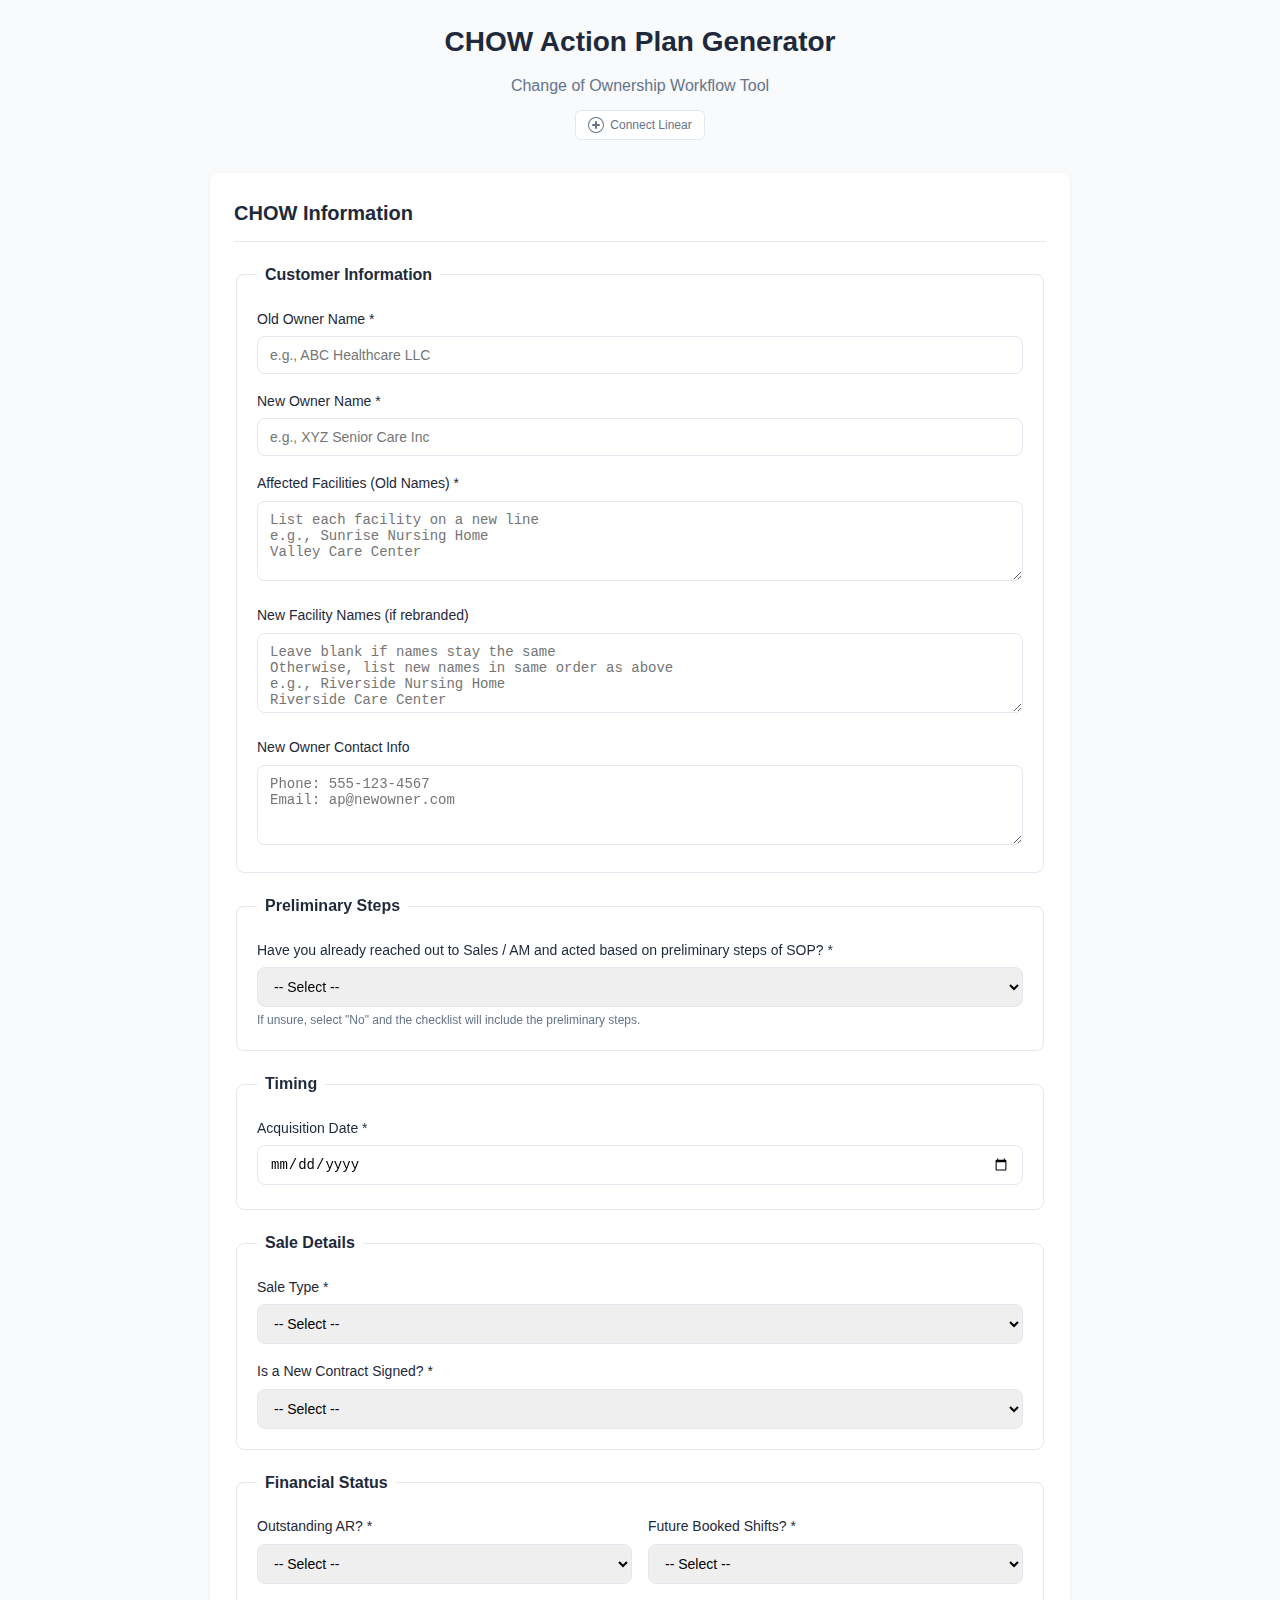
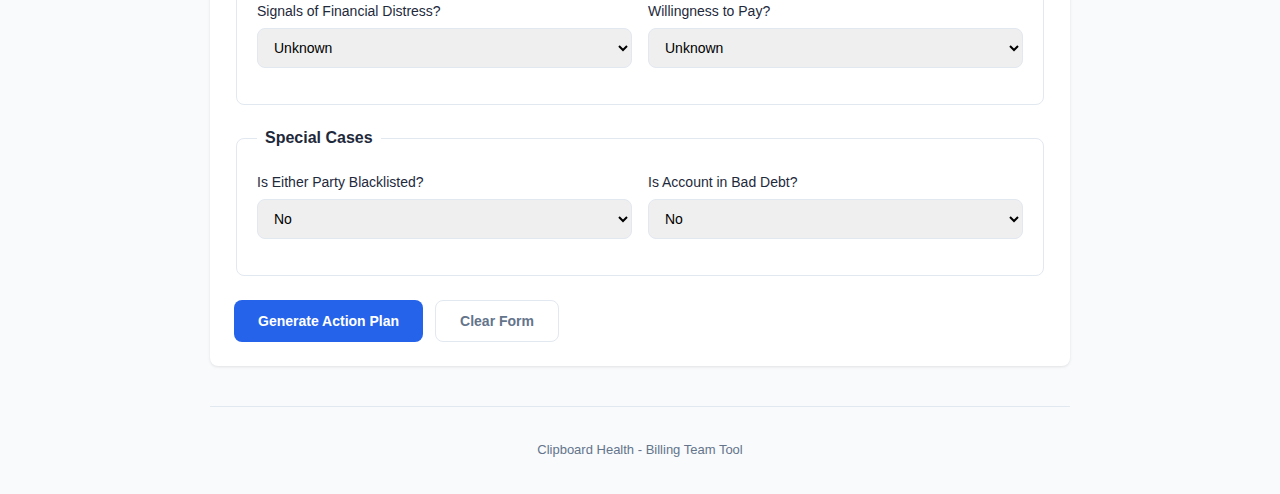
<file: index.html>
<!DOCTYPE html>
<html lang="en">
<head>
    <meta charset="UTF-8">
    <meta name="viewport" content="width=device-width, initial-scale=1.0">
    <title>CHOW Action Plan Generator</title>
    <link rel="stylesheet" href="styles.css">
</head>
<body>
    <div class="container">
        <header>
            <h1>CHOW Action Plan Generator</h1>
            <p class="subtitle">Change of Ownership Workflow Tool</p>
            <button class="btn-linear-settings" id="openLinearSettings">
                <svg width="16" height="16" viewBox="0 0 16 16" fill="currentColor">
                    <path d="M8 1a7 7 0 100 14A7 7 0 008 1zM0 8a8 8 0 1116 0A8 8 0 010 8z"/>
                    <path d="M8 4a1 1 0 011 1v2h2a1 1 0 110 2H9v2a1 1 0 11-2 0V9H5a1 1 0 110-2h2V5a1 1 0 011-1z"/>
                </svg>
                <span id="linearConnectionStatus">Connect Linear</span>
            </button>
        </header>

        <main>
            <section class="form-section">
                <h2>CHOW Information</h2>
                <form id="chow-form">
                    <!-- Customer Information -->
                    <fieldset>
                        <legend>Customer Information</legend>

                        <div class="form-group">
                            <label for="oldOwnerName">Old Owner Name *</label>
                            <input type="text" id="oldOwnerName" name="oldOwnerName" required
                                   placeholder="e.g., ABC Healthcare LLC">
                        </div>

                        <div class="form-group">
                            <label for="newOwnerName">New Owner Name *</label>
                            <input type="text" id="newOwnerName" name="newOwnerName" required
                                   placeholder="e.g., XYZ Senior Care Inc">
                        </div>

                        <div class="form-group">
                            <label for="affectedFacilities">Affected Facilities (Old Names) *</label>
                            <textarea id="affectedFacilities" name="affectedFacilities" required
                                      placeholder="List each facility on a new line&#10;e.g., Sunrise Nursing Home&#10;Valley Care Center"></textarea>
                        </div>

                        <div class="form-group">
                            <label for="newFacilityNames">New Facility Names (if rebranded)</label>
                            <textarea id="newFacilityNames" name="newFacilityNames"
                                      placeholder="Leave blank if names stay the same&#10;Otherwise, list new names in same order as above&#10;e.g., Riverside Nursing Home&#10;Riverside Care Center"></textarea>
                        </div>

                        <div class="form-group">
                            <label for="newOwnerContact">New Owner Contact Info</label>
                            <textarea id="newOwnerContact" name="newOwnerContact"
                                      placeholder="Phone: 555-123-4567&#10;Email: ap@newowner.com"></textarea>
                        </div>
                    </fieldset>

                    <!-- Preliminary -->
                    <fieldset>
                        <legend>Preliminary Steps</legend>

                        <div class="form-group">
                            <label for="preliminaryOutreach">Have you already reached out to Sales / AM and acted based on preliminary steps of SOP? *</label>
                            <select id="preliminaryOutreach" name="preliminaryOutreach" required>
                                <option value="">-- Select --</option>
                                <option value="yes">Yes</option>
                                <option value="no">No</option>
                            </select>
                            <span class="helper-text">If unsure, select "No" and the checklist will include the preliminary steps.</span>
                        </div>
                    </fieldset>

                    <!-- Timing -->
                    <fieldset>
                        <legend>Timing</legend>

                        <div class="form-group">
                            <label for="acquisitionDate">Acquisition Date *</label>
                            <input type="date" id="acquisitionDate" name="acquisitionDate" required>
                            <span class="helper-text" id="timingIndicator"></span>
                        </div>
                    </fieldset>

                    <!-- Sale Details -->
                    <fieldset>
                        <legend>Sale Details</legend>

                        <div class="form-group">
                            <label for="saleType">Sale Type *</label>
                            <select id="saleType" name="saleType" required>
                                <option value="">-- Select --</option>
                                <option value="asset">Asset Sale (old owner keeps debt)</option>
                                <option value="stock">Stock Sale (new owner assumes debt)</option>
                                <option value="unknown">Unknown / Not Sure</option>
                            </select>
                        </div>

                        <div class="form-group">
                            <label for="contractSigned">Is a New Contract Signed? *</label>
                            <select id="contractSigned" name="contractSigned" required>
                                <option value="">-- Select --</option>
                                <option value="yes">Yes</option>
                                <option value="no">No</option>
                                <option value="unknown">I don't know</option>
                            </select>
                        </div>
                    </fieldset>

                    <!-- Financial Status -->
                    <fieldset>
                        <legend>Financial Status</legend>

                        <div class="form-row">
                            <div class="form-group half">
                                <label for="outstandingAR">Outstanding AR? *</label>
                                <select id="outstandingAR" name="outstandingAR" required>
                                    <option value="">-- Select --</option>
                                    <option value="yes">Yes (>$0 owed)</option>
                                    <option value="no">No ($0 outstanding)</option>
                                </select>
                            </div>

                            <div class="form-group half">
                                <label for="futureBookedShifts">Future Booked Shifts? *</label>
                                <select id="futureBookedShifts" name="futureBookedShifts" required>
                                    <option value="">-- Select --</option>
                                    <option value="yes">Yes</option>
                                    <option value="no">No</option>
                                </select>
                            </div>
                        </div>

                        <div class="form-row">
                            <div class="form-group half">
                                <label for="financialDistress">Signals of Financial Distress?</label>
                                <select id="financialDistress" name="financialDistress">
                                    <option value="unknown">Unknown</option>
                                    <option value="yes">Yes</option>
                                    <option value="no">No</option>
                                </select>
                            </div>

                            <div class="form-group half">
                                <label for="willingnessToPay">Willingness to Pay?</label>
                                <select id="willingnessToPay" name="willingnessToPay">
                                    <option value="unknown">Unknown</option>
                                    <option value="yes">Yes</option>
                                    <option value="no">No</option>
                                </select>
                            </div>
                        </div>
                    </fieldset>

                    <!-- Special Cases -->
                    <fieldset>
                        <legend>Special Cases</legend>

                        <div class="form-row">
                            <div class="form-group half">
                                <label for="blacklisted">Is Either Party Blacklisted?</label>
                                <select id="blacklisted" name="blacklisted">
                                    <option value="none">No</option>
                                    <option value="old">Old Owner is Blacklisted</option>
                                    <option value="new">New Owner is Blacklisted</option>
                                    <option value="both">Both are Blacklisted</option>
                                </select>
                            </div>

                            <div class="form-group half">
                                <label for="badDebt">Is Account in Bad Debt?</label>
                                <select id="badDebt" name="badDebt">
                                    <option value="no">No</option>
                                    <option value="yes">Yes (Handled by Internet Bad Debts)</option>
                                </select>
                            </div>
                        </div>
                    </fieldset>

                    <div class="form-actions">
                        <button type="submit" class="btn-primary">Generate Action Plan</button>
                        <button type="button" class="btn-secondary" id="clearForm">Clear Form</button>
                    </div>
                </form>
            </section>

            <section class="output-section" id="outputSection" style="display: none;">
                <div class="output-header">
                    <h2>Action Plan</h2>
                    <div class="output-actions">
                        <button class="btn-copy" id="copyAllBtn" title="Copy everything to clipboard">
                            Copy All
                        </button>
                        <button class="btn-linear" id="createLinearIssue" title="Create Linear issue with all tasks">
                            + Linear
                        </button>
                    </div>
                </div>

                <!-- Risk Assessment -->
                <div class="risk-card" id="riskCard">
                    <div class="risk-level" id="riskLevel">HIGH</div>
                    <div class="scenario" id="scenario"></div>
                    <div class="key-focus" id="keyFocus"></div>
                </div>

                <!-- Disclaimer -->
                <div class="disclaimer">
                    <svg width="16" height="16" viewBox="0 0 16 16" fill="currentColor">
                        <circle cx="8" cy="8" r="7" stroke="currentColor" stroke-width="1.5" fill="none"/>
                        <text x="8" y="12" text-anchor="middle" font-size="10" font-weight="bold">!</text>
                    </svg>
                    <span>This tool provides guidance based on the information entered. Use your judgment and escalate to <strong>Louis Case</strong> or <strong>Charlie Eikenberg</strong> if the situation is unclear or unusual.</span>
                </div>

                <!-- Priority Actions -->
                <div class="priority-actions" id="priorityActions">
                    <h3>Priority Actions</h3>
                    <ol id="priorityList"></ol>
                </div>

                <!-- Staged Checklist -->
                <div class="staged-checklist" id="stagedChecklist">
                    <div class="stage" id="stage1">
                        <div class="stage-header">
                            <h3>Stage 1: Pre-Outreach</h3>
                            <button class="btn-copy-stage" data-stage="stage1" title="Copy this stage">Copy</button>
                        </div>
                        <ul class="checklist"></ul>
                    </div>
                    <div class="stage" id="stage2">
                        <div class="stage-header">
                            <h3>Stage 2: Outreach</h3>
                            <button class="btn-copy-stage" data-stage="stage2" title="Copy this stage">Copy</button>
                        </div>
                        <ul class="checklist"></ul>
                    </div>
                    <div class="stage" id="stage3">
                        <div class="stage-header">
                            <h3>Stage 3: Post-Outreach</h3>
                            <button class="btn-copy-stage" data-stage="stage3" title="Copy this stage">Copy</button>
                        </div>
                        <ul class="checklist"></ul>
                    </div>
                    <div class="stage" id="stage4">
                        <div class="stage-header">
                            <h3>Stage 4: Continuous</h3>
                            <button class="btn-copy-stage" data-stage="stage4" title="Copy this stage">Copy</button>
                        </div>
                        <ul class="checklist"></ul>
                    </div>
                </div>

                <!-- Special Alerts -->
                <div class="special-alerts" id="specialAlerts" style="display: none;">
                    <h3>Special Considerations</h3>
                    <ul id="alertsList"></ul>
                </div>
            </section>
        </main>

        <footer>
            <p>Clipboard Health - Billing Team Tool</p>
        </footer>
    </div>

    <!-- Linear Settings Modal -->
    <div class="modal-overlay" id="linearSettingsModal">
        <div class="modal">
            <div class="modal-header">
                <h3>Linear Integration Settings</h3>
                <button class="modal-close" id="closeLinearSettings">&times;</button>
            </div>
            <div class="modal-body">
                <p class="modal-description">
                    Connect to Linear to create issues directly from this tool.
                    <a href="https://linear.app/settings/api" target="_blank">Get your API key here</a>.
                </p>

                <div class="form-group">
                    <label for="linearApiKey">Linear API Key</label>
                    <input type="password" id="linearApiKey" placeholder="lin_api_xxxxxxxxxxxxx">
                </div>

                <div class="form-group" id="teamSelectGroup" style="display: none;">
                    <label for="linearTeam">Team</label>
                    <select id="linearTeam">
                        <option value="">Loading teams...</option>
                    </select>
                </div>

                <div class="form-group" id="projectSelectGroup" style="display: none;">
                    <label for="linearProject">Project (optional)</label>
                    <select id="linearProject">
                        <option value="">No project</option>
                    </select>
                </div>

                <div class="linear-status" id="linearStatus"></div>
            </div>
            <div class="modal-footer">
                <button class="btn-secondary" id="disconnectLinear" style="display: none;">Disconnect</button>
                <button class="btn-primary" id="saveLinearSettings">Connect to Linear</button>
            </div>
        </div>
    </div>

    <!-- Create Issue Modal -->
    <div class="modal-overlay" id="createIssueModal">
        <div class="modal">
            <div class="modal-header">
                <h3>Create Linear Issue</h3>
                <button class="modal-close" id="closeCreateIssue">&times;</button>
            </div>
            <div class="modal-body">
                <div class="form-group">
                    <label for="issueTitle">Title</label>
                    <input type="text" id="issueTitle" placeholder="CHOW: Old Owner → New Owner">
                </div>

                <div class="form-group">
                    <label for="issuePriority">Priority</label>
                    <select id="issuePriority">
                        <option value="">No priority</option>
                        <option value="1">Urgent</option>
                        <option value="2">High</option>
                        <option value="3">Medium</option>
                        <option value="4">Low</option>
                    </select>
                </div>

                <div class="form-group">
                    <label for="issueAssignee">Assignee</label>
                    <select id="issueAssignee">
                        <option value="">Unassigned</option>
                    </select>
                </div>

                <div class="form-group">
                    <label for="issueStatus">Status</label>
                    <select id="issueStatus">
                        <option value="">Default</option>
                    </select>
                </div>

                <div class="linear-status" id="createIssueStatus"></div>
            </div>
            <div class="modal-footer">
                <button class="btn-secondary" id="cancelCreateIssue">Cancel</button>
                <button class="btn-primary" id="confirmCreateIssue">Create Issue</button>
            </div>
        </div>
    </div>

    <!-- Toast notification for copy -->
    <div class="toast" id="toast">Copied to clipboard!</div>

    <script src="decision-engine.js"></script>
    <script src="app.js"></script>
    <script src="linear-integration.js"></script>
</body>
</html>
</file>
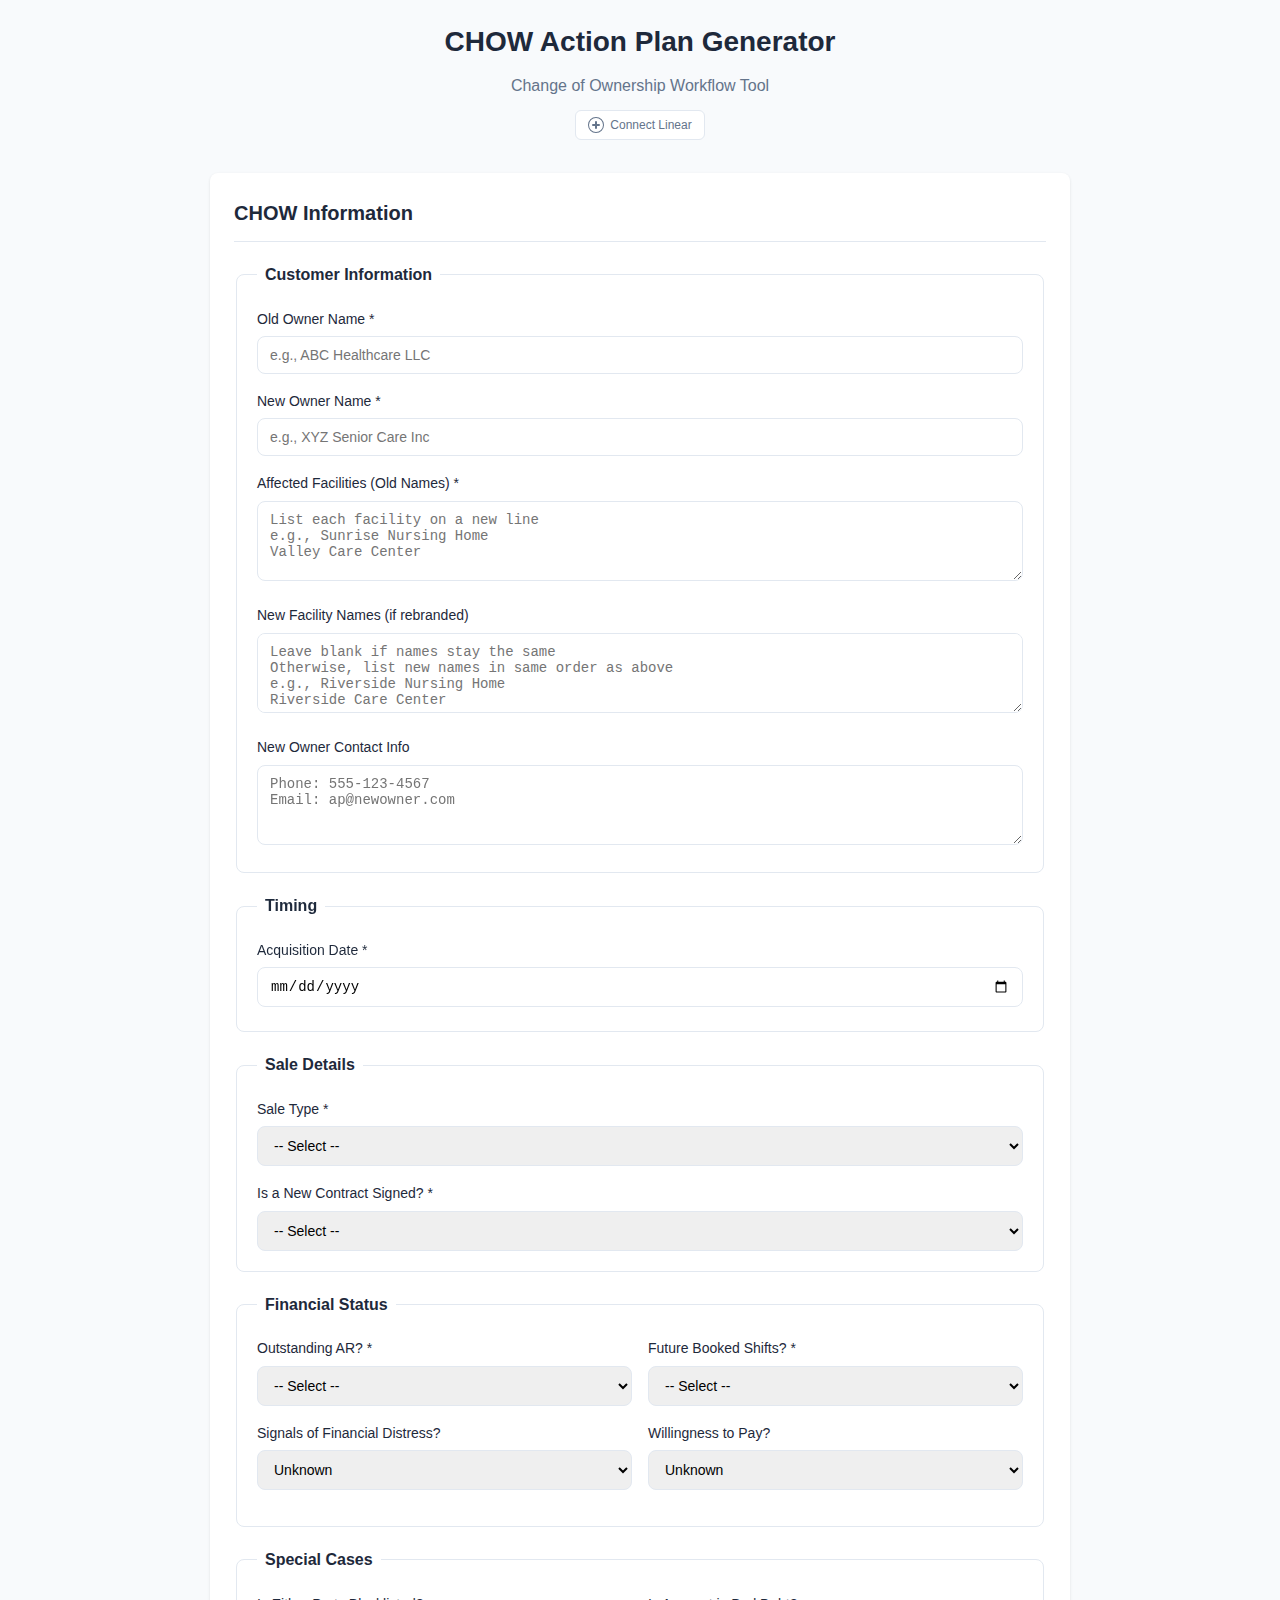
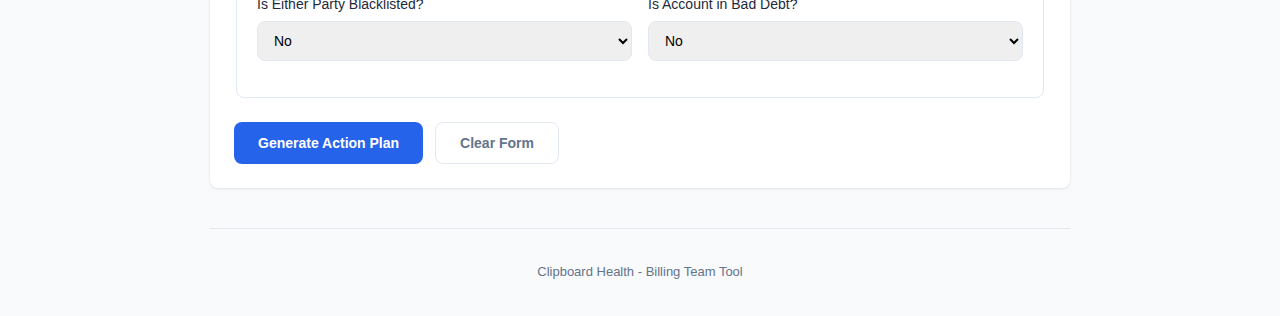
<file: app/index.html>
<!DOCTYPE html>
<html lang="en">
<head>
    <meta charset="UTF-8">
    <meta name="viewport" content="width=device-width, initial-scale=1.0">
    <title>CHOW Action Plan Generator</title>
    <link rel="stylesheet" href="styles.css">
</head>
<body>
    <div class="container">
        <header>
            <h1>CHOW Action Plan Generator</h1>
            <p class="subtitle">Change of Ownership Workflow Tool</p>
            <button class="btn-linear-settings" id="openLinearSettings">
                <svg width="16" height="16" viewBox="0 0 16 16" fill="currentColor">
                    <path d="M8 1a7 7 0 100 14A7 7 0 008 1zM0 8a8 8 0 1116 0A8 8 0 010 8z"/>
                    <path d="M8 4a1 1 0 011 1v2h2a1 1 0 110 2H9v2a1 1 0 11-2 0V9H5a1 1 0 110-2h2V5a1 1 0 011-1z"/>
                </svg>
                <span id="linearConnectionStatus">Connect Linear</span>
            </button>
        </header>

        <main>
            <section class="form-section">
                <h2>CHOW Information</h2>
                <form id="chow-form">
                    <!-- Customer Information -->
                    <fieldset>
                        <legend>Customer Information</legend>

                        <div class="form-group">
                            <label for="oldOwnerName">Old Owner Name *</label>
                            <input type="text" id="oldOwnerName" name="oldOwnerName" required
                                   placeholder="e.g., ABC Healthcare LLC">
                        </div>

                        <div class="form-group">
                            <label for="newOwnerName">New Owner Name *</label>
                            <input type="text" id="newOwnerName" name="newOwnerName" required
                                   placeholder="e.g., XYZ Senior Care Inc">
                        </div>

                        <div class="form-group">
                            <label for="affectedFacilities">Affected Facilities (Old Names) *</label>
                            <textarea id="affectedFacilities" name="affectedFacilities" required
                                      placeholder="List each facility on a new line&#10;e.g., Sunrise Nursing Home&#10;Valley Care Center"></textarea>
                        </div>

                        <div class="form-group">
                            <label for="newFacilityNames">New Facility Names (if rebranded)</label>
                            <textarea id="newFacilityNames" name="newFacilityNames"
                                      placeholder="Leave blank if names stay the same&#10;Otherwise, list new names in same order as above&#10;e.g., Riverside Nursing Home&#10;Riverside Care Center"></textarea>
                        </div>

                        <div class="form-group">
                            <label for="newOwnerContact">New Owner Contact Info</label>
                            <textarea id="newOwnerContact" name="newOwnerContact"
                                      placeholder="Phone: 555-123-4567&#10;Email: ap@newowner.com"></textarea>
                        </div>
                    </fieldset>

                    <!-- Timing -->
                    <fieldset>
                        <legend>Timing</legend>

                        <div class="form-group">
                            <label for="acquisitionDate">Acquisition Date *</label>
                            <input type="date" id="acquisitionDate" name="acquisitionDate" required>
                            <span class="helper-text" id="timingIndicator"></span>
                        </div>
                    </fieldset>

                    <!-- Sale Details -->
                    <fieldset>
                        <legend>Sale Details</legend>

                        <div class="form-group">
                            <label for="saleType">Sale Type *</label>
                            <select id="saleType" name="saleType" required>
                                <option value="">-- Select --</option>
                                <option value="asset">Asset Sale (old owner keeps debt)</option>
                                <option value="stock">Stock Sale (new owner assumes debt)</option>
                                <option value="unknown">Unknown / Not Sure</option>
                            </select>
                        </div>

                        <div class="form-group">
                            <label for="contractSigned">Is a New Contract Signed? *</label>
                            <select id="contractSigned" name="contractSigned" required>
                                <option value="">-- Select --</option>
                                <option value="yes">Yes</option>
                                <option value="no">No</option>
                                <option value="unknown">I don't know</option>
                            </select>
                        </div>
                    </fieldset>

                    <!-- Financial Status -->
                    <fieldset>
                        <legend>Financial Status</legend>

                        <div class="form-row">
                            <div class="form-group half">
                                <label for="outstandingAR">Outstanding AR? *</label>
                                <select id="outstandingAR" name="outstandingAR" required>
                                    <option value="">-- Select --</option>
                                    <option value="yes">Yes (>$0 owed)</option>
                                    <option value="no">No ($0 outstanding)</option>
                                </select>
                            </div>

                            <div class="form-group half">
                                <label for="futureBookedShifts">Future Booked Shifts? *</label>
                                <select id="futureBookedShifts" name="futureBookedShifts" required>
                                    <option value="">-- Select --</option>
                                    <option value="yes">Yes</option>
                                    <option value="no">No</option>
                                </select>
                            </div>
                        </div>

                        <div class="form-row">
                            <div class="form-group half">
                                <label for="financialDistress">Signals of Financial Distress?</label>
                                <select id="financialDistress" name="financialDistress">
                                    <option value="unknown">Unknown</option>
                                    <option value="yes">Yes</option>
                                    <option value="no">No</option>
                                </select>
                            </div>

                            <div class="form-group half">
                                <label for="willingnessToPay">Willingness to Pay?</label>
                                <select id="willingnessToPay" name="willingnessToPay">
                                    <option value="unknown">Unknown</option>
                                    <option value="yes">Yes</option>
                                    <option value="no">No</option>
                                </select>
                            </div>
                        </div>
                    </fieldset>

                    <!-- Special Cases -->
                    <fieldset>
                        <legend>Special Cases</legend>

                        <div class="form-row">
                            <div class="form-group half">
                                <label for="blacklisted">Is Either Party Blacklisted?</label>
                                <select id="blacklisted" name="blacklisted">
                                    <option value="none">No</option>
                                    <option value="old">Old Owner is Blacklisted</option>
                                    <option value="new">New Owner is Blacklisted</option>
                                    <option value="both">Both are Blacklisted</option>
                                </select>
                            </div>

                            <div class="form-group half">
                                <label for="badDebt">Is Account in Bad Debt?</label>
                                <select id="badDebt" name="badDebt">
                                    <option value="no">No</option>
                                    <option value="yes">Yes (Handled by Internet Bad Debts)</option>
                                </select>
                            </div>
                        </div>
                    </fieldset>

                    <div class="form-actions">
                        <button type="submit" class="btn-primary">Generate Action Plan</button>
                        <button type="button" class="btn-secondary" id="clearForm">Clear Form</button>
                    </div>
                </form>
            </section>

            <section class="output-section" id="outputSection" style="display: none;">
                <div class="output-header">
                    <h2>Action Plan</h2>
                    <div class="output-actions">
                        <button class="btn-copy" id="copyAllBtn" title="Copy everything to clipboard">
                            Copy All
                        </button>
                        <button class="btn-linear" id="createLinearIssue" title="Create Linear issue with all tasks">
                            + Linear
                        </button>
                    </div>
                </div>

                <!-- Risk Assessment -->
                <div class="risk-card" id="riskCard">
                    <div class="risk-level" id="riskLevel">HIGH</div>
                    <div class="scenario" id="scenario"></div>
                    <div class="key-focus" id="keyFocus"></div>
                </div>

                <!-- Disclaimer -->
                <div class="disclaimer">
                    <svg width="16" height="16" viewBox="0 0 16 16" fill="currentColor">
                        <circle cx="8" cy="8" r="7" stroke="currentColor" stroke-width="1.5" fill="none"/>
                        <text x="8" y="12" text-anchor="middle" font-size="10" font-weight="bold">!</text>
                    </svg>
                    <span>This tool provides guidance based on the information entered. Use your judgment and escalate to <strong>Louis Case</strong> or <strong>Charlie Eikenberg</strong> if the situation is unclear or unusual.</span>
                </div>

                <!-- Priority Actions -->
                <div class="priority-actions" id="priorityActions">
                    <h3>Priority Actions</h3>
                    <ol id="priorityList"></ol>
                </div>

                <!-- Staged Checklist -->
                <div class="staged-checklist" id="stagedChecklist">
                    <div class="stage" id="stage1">
                        <div class="stage-header">
                            <h3>Stage 1: Pre-Outreach</h3>
                            <button class="btn-copy-stage" data-stage="stage1" title="Copy this stage">Copy</button>
                        </div>
                        <ul class="checklist"></ul>
                    </div>
                    <div class="stage" id="stage2">
                        <div class="stage-header">
                            <h3>Stage 2: Outreach</h3>
                            <button class="btn-copy-stage" data-stage="stage2" title="Copy this stage">Copy</button>
                        </div>
                        <ul class="checklist"></ul>
                    </div>
                    <div class="stage" id="stage3">
                        <div class="stage-header">
                            <h3>Stage 3: Post-Outreach</h3>
                            <button class="btn-copy-stage" data-stage="stage3" title="Copy this stage">Copy</button>
                        </div>
                        <ul class="checklist"></ul>
                    </div>
                    <div class="stage" id="stage4">
                        <div class="stage-header">
                            <h3>Stage 4: Continuous</h3>
                            <button class="btn-copy-stage" data-stage="stage4" title="Copy this stage">Copy</button>
                        </div>
                        <ul class="checklist"></ul>
                    </div>
                </div>

                <!-- Special Alerts -->
                <div class="special-alerts" id="specialAlerts" style="display: none;">
                    <h3>Special Considerations</h3>
                    <ul id="alertsList"></ul>
                </div>
            </section>
        </main>

        <footer>
            <p>Clipboard Health - Billing Team Tool</p>
        </footer>
    </div>

    <!-- Linear Settings Modal -->
    <div class="modal-overlay" id="linearSettingsModal">
        <div class="modal">
            <div class="modal-header">
                <h3>Linear Integration Settings</h3>
                <button class="modal-close" id="closeLinearSettings">&times;</button>
            </div>
            <div class="modal-body">
                <p class="modal-description">
                    Connect to Linear to create issues directly from this tool.
                    <a href="https://linear.app/settings/api" target="_blank">Get your API key here</a>.
                </p>

                <div class="form-group">
                    <label for="linearApiKey">Linear API Key</label>
                    <input type="password" id="linearApiKey" placeholder="lin_api_xxxxxxxxxxxxx">
                </div>

                <div class="form-group" id="teamSelectGroup" style="display: none;">
                    <label for="linearTeam">Team</label>
                    <select id="linearTeam">
                        <option value="">Loading teams...</option>
                    </select>
                </div>

                <div class="form-group" id="projectSelectGroup" style="display: none;">
                    <label for="linearProject">Project (optional)</label>
                    <select id="linearProject">
                        <option value="">No project</option>
                    </select>
                </div>

                <div class="linear-status" id="linearStatus"></div>
            </div>
            <div class="modal-footer">
                <button class="btn-secondary" id="disconnectLinear" style="display: none;">Disconnect</button>
                <button class="btn-primary" id="saveLinearSettings">Connect to Linear</button>
            </div>
        </div>
    </div>

    <!-- Toast notification for copy -->
    <div class="toast" id="toast">Copied to clipboard!</div>

    <script src="decision-engine.js"></script>
    <script src="app.js"></script>
    <script src="linear-integration.js"></script>
</body>
</html>
</file>
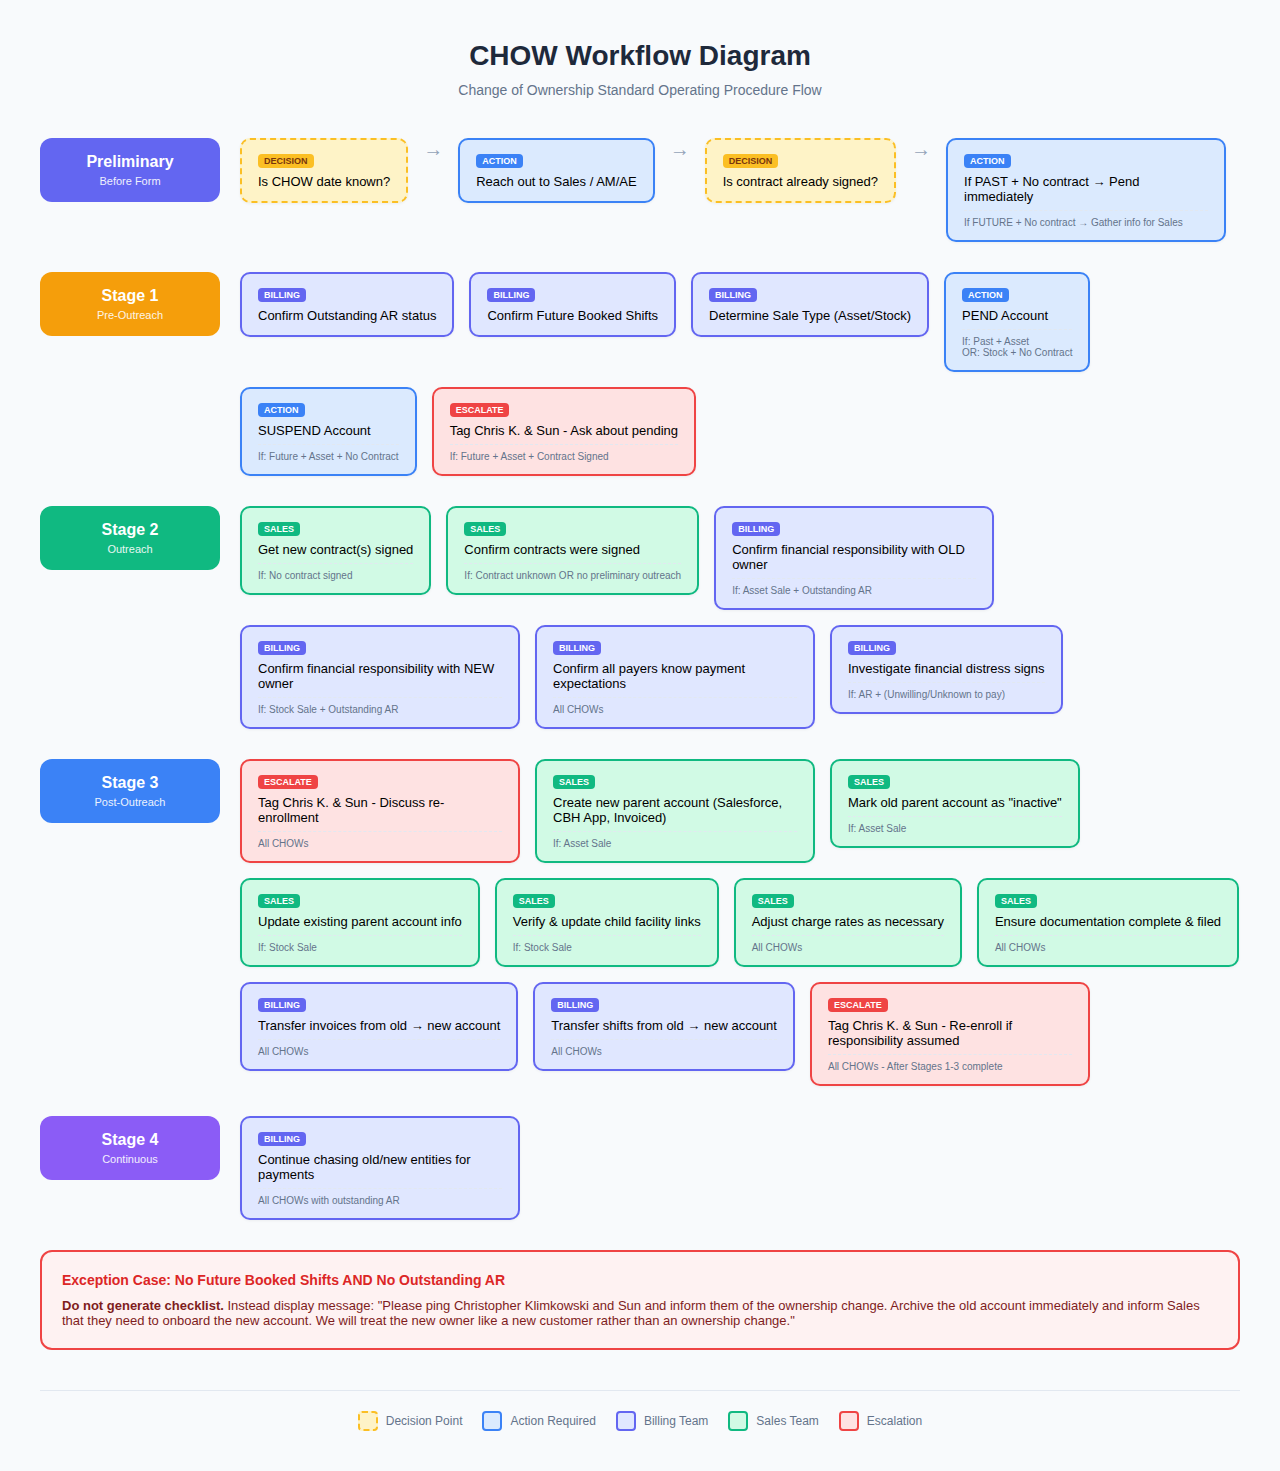
<file: chow-workflow-diagram.html>
<!DOCTYPE html>
<html lang="en">
<head>
    <meta charset="UTF-8">
    <meta name="viewport" content="width=device-width, initial-scale=1.0">
    <title>CHOW Workflow Diagram</title>
    <style>
        * {
            margin: 0;
            padding: 0;
            box-sizing: border-box;
        }
        body {
            font-family: -apple-system, BlinkMacSystemFont, 'Segoe UI', Roboto, sans-serif;
            background: #f8fafc;
            padding: 40px;
            min-height: 100vh;
        }
        .container {
            max-width: 1400px;
            margin: 0 auto;
        }
        h1 {
            text-align: center;
            color: #1e293b;
            margin-bottom: 10px;
            font-size: 28px;
        }
        .subtitle {
            text-align: center;
            color: #64748b;
            margin-bottom: 40px;
            font-size: 14px;
        }
        .diagram {
            display: flex;
            flex-direction: column;
            gap: 30px;
        }
        .stage-row {
            display: flex;
            align-items: flex-start;
            gap: 20px;
        }
        .stage-label {
            width: 180px;
            flex-shrink: 0;
            padding: 15px;
            border-radius: 12px;
            font-weight: 600;
            color: white;
            text-align: center;
        }
        .stage-label.preliminary { background: #6366f1; }
        .stage-label.stage1 { background: #f59e0b; }
        .stage-label.stage2 { background: #10b981; }
        .stage-label.stage3 { background: #3b82f6; }
        .stage-label.stage4 { background: #8b5cf6; }
        .stage-label small {
            display: block;
            font-weight: 400;
            font-size: 11px;
            opacity: 0.9;
            margin-top: 4px;
        }
        .flow-container {
            flex: 1;
            display: flex;
            flex-wrap: wrap;
            gap: 15px;
            align-items: flex-start;
        }
        .node {
            background: white;
            border: 2px solid #e2e8f0;
            border-radius: 10px;
            padding: 12px 16px;
            font-size: 13px;
            max-width: 280px;
            position: relative;
            box-shadow: 0 1px 3px rgba(0,0,0,0.05);
        }
        .node.decision {
            background: #fef3c7;
            border-color: #fbbf24;
            border-style: dashed;
        }
        .node.action {
            background: #dbeafe;
            border-color: #3b82f6;
        }
        .node.escalate {
            background: #fee2e2;
            border-color: #ef4444;
        }
        .node.sales {
            background: #d1fae5;
            border-color: #10b981;
        }
        .node.billing {
            background: #e0e7ff;
            border-color: #6366f1;
        }
        .node .tag {
            display: inline-block;
            font-size: 9px;
            font-weight: 600;
            text-transform: uppercase;
            padding: 2px 6px;
            border-radius: 4px;
            margin-bottom: 6px;
        }
        .node.decision .tag { background: #fbbf24; color: #78350f; }
        .node.action .tag { background: #3b82f6; color: white; }
        .node.escalate .tag { background: #ef4444; color: white; }
        .node.sales .tag { background: #10b981; color: white; }
        .node.billing .tag { background: #6366f1; color: white; }
        .condition {
            font-size: 10px;
            color: #64748b;
            margin-top: 6px;
            padding-top: 6px;
            border-top: 1px dashed #e2e8f0;
        }
        .arrow {
            display: flex;
            align-items: center;
            color: #94a3b8;
            font-size: 20px;
        }
        .exception-box {
            background: #fef2f2;
            border: 2px solid #ef4444;
            border-radius: 12px;
            padding: 20px;
            margin-top: 30px;
        }
        .exception-box h3 {
            color: #dc2626;
            font-size: 14px;
            margin-bottom: 10px;
        }
        .exception-box p {
            font-size: 13px;
            color: #7f1d1d;
        }
        .legend {
            display: flex;
            gap: 20px;
            justify-content: center;
            margin-top: 40px;
            padding-top: 20px;
            border-top: 1px solid #e2e8f0;
            flex-wrap: wrap;
        }
        .legend-item {
            display: flex;
            align-items: center;
            gap: 8px;
            font-size: 12px;
            color: #64748b;
        }
        .legend-box {
            width: 20px;
            height: 20px;
            border-radius: 4px;
            border: 2px solid;
        }
        .legend-box.decision { background: #fef3c7; border-color: #fbbf24; border-style: dashed; }
        .legend-box.action { background: #dbeafe; border-color: #3b82f6; }
        .legend-box.escalate { background: #fee2e2; border-color: #ef4444; }
        .legend-box.sales { background: #d1fae5; border-color: #10b981; }
        .legend-box.billing { background: #e0e7ff; border-color: #6366f1; }

        @media print {
            body { padding: 20px; }
            .node { break-inside: avoid; }
        }
    </style>
</head>
<body>
    <div class="container">
        <h1>CHOW Workflow Diagram</h1>
        <p class="subtitle">Change of Ownership Standard Operating Procedure Flow</p>

        <div class="diagram">
            <!-- Preliminary -->
            <div class="stage-row">
                <div class="stage-label preliminary">
                    Preliminary
                    <small>Before Form</small>
                </div>
                <div class="flow-container">
                    <div class="node decision">
                        <span class="tag">Decision</span>
                        <div>Is CHOW date known?</div>
                    </div>
                    <div class="arrow">→</div>
                    <div class="node action">
                        <span class="tag">Action</span>
                        <div>Reach out to Sales / AM/AE</div>
                    </div>
                    <div class="arrow">→</div>
                    <div class="node decision">
                        <span class="tag">Decision</span>
                        <div>Is contract already signed?</div>
                    </div>
                    <div class="arrow">→</div>
                    <div class="node action">
                        <span class="tag">Action</span>
                        <div>If PAST + No contract → Pend immediately</div>
                        <div class="condition">If FUTURE + No contract → Gather info for Sales</div>
                    </div>
                </div>
            </div>

            <!-- Stage 1 -->
            <div class="stage-row">
                <div class="stage-label stage1">
                    Stage 1
                    <small>Pre-Outreach</small>
                </div>
                <div class="flow-container">
                    <div class="node billing">
                        <span class="tag">Billing</span>
                        <div>Confirm Outstanding AR status</div>
                    </div>
                    <div class="node billing">
                        <span class="tag">Billing</span>
                        <div>Confirm Future Booked Shifts</div>
                    </div>
                    <div class="node billing">
                        <span class="tag">Billing</span>
                        <div>Determine Sale Type (Asset/Stock)</div>
                    </div>
                    <div class="node action">
                        <span class="tag">Action</span>
                        <div>PEND Account</div>
                        <div class="condition">If: Past + Asset<br>OR: Stock + No Contract</div>
                    </div>
                    <div class="node action">
                        <span class="tag">Action</span>
                        <div>SUSPEND Account</div>
                        <div class="condition">If: Future + Asset + No Contract</div>
                    </div>
                    <div class="node escalate">
                        <span class="tag">Escalate</span>
                        <div>Tag Chris K. & Sun - Ask about pending</div>
                        <div class="condition">If: Future + Asset + Contract Signed</div>
                    </div>
                </div>
            </div>

            <!-- Stage 2 -->
            <div class="stage-row">
                <div class="stage-label stage2">
                    Stage 2
                    <small>Outreach</small>
                </div>
                <div class="flow-container">
                    <div class="node sales">
                        <span class="tag">Sales</span>
                        <div>Get new contract(s) signed</div>
                        <div class="condition">If: No contract signed</div>
                    </div>
                    <div class="node sales">
                        <span class="tag">Sales</span>
                        <div>Confirm contracts were signed</div>
                        <div class="condition">If: Contract unknown OR no preliminary outreach</div>
                    </div>
                    <div class="node billing">
                        <span class="tag">Billing</span>
                        <div>Confirm financial responsibility with OLD owner</div>
                        <div class="condition">If: Asset Sale + Outstanding AR</div>
                    </div>
                    <div class="node billing">
                        <span class="tag">Billing</span>
                        <div>Confirm financial responsibility with NEW owner</div>
                        <div class="condition">If: Stock Sale + Outstanding AR</div>
                    </div>
                    <div class="node billing">
                        <span class="tag">Billing</span>
                        <div>Confirm all payers know payment expectations</div>
                        <div class="condition">All CHOWs</div>
                    </div>
                    <div class="node billing">
                        <span class="tag">Billing</span>
                        <div>Investigate financial distress signs</div>
                        <div class="condition">If: AR + (Unwilling/Unknown to pay)</div>
                    </div>
                </div>
            </div>

            <!-- Stage 3 -->
            <div class="stage-row">
                <div class="stage-label stage3">
                    Stage 3
                    <small>Post-Outreach</small>
                </div>
                <div class="flow-container">
                    <div class="node escalate">
                        <span class="tag">Escalate</span>
                        <div>Tag Chris K. & Sun - Discuss re-enrollment</div>
                        <div class="condition">All CHOWs</div>
                    </div>
                    <div class="node sales">
                        <span class="tag">Sales</span>
                        <div>Create new parent account (Salesforce, CBH App, Invoiced)</div>
                        <div class="condition">If: Asset Sale</div>
                    </div>
                    <div class="node sales">
                        <span class="tag">Sales</span>
                        <div>Mark old parent account as "inactive"</div>
                        <div class="condition">If: Asset Sale</div>
                    </div>
                    <div class="node sales">
                        <span class="tag">Sales</span>
                        <div>Update existing parent account info</div>
                        <div class="condition">If: Stock Sale</div>
                    </div>
                    <div class="node sales">
                        <span class="tag">Sales</span>
                        <div>Verify & update child facility links</div>
                        <div class="condition">If: Stock Sale</div>
                    </div>
                    <div class="node sales">
                        <span class="tag">Sales</span>
                        <div>Adjust charge rates as necessary</div>
                        <div class="condition">All CHOWs</div>
                    </div>
                    <div class="node sales">
                        <span class="tag">Sales</span>
                        <div>Ensure documentation complete & filed</div>
                        <div class="condition">All CHOWs</div>
                    </div>
                    <div class="node billing">
                        <span class="tag">Billing</span>
                        <div>Transfer invoices from old → new account</div>
                        <div class="condition">All CHOWs</div>
                    </div>
                    <div class="node billing">
                        <span class="tag">Billing</span>
                        <div>Transfer shifts from old → new account</div>
                        <div class="condition">All CHOWs</div>
                    </div>
                    <div class="node escalate">
                        <span class="tag">Escalate</span>
                        <div>Tag Chris K. & Sun - Re-enroll if responsibility assumed</div>
                        <div class="condition">All CHOWs - After Stages 1-3 complete</div>
                    </div>
                </div>
            </div>

            <!-- Stage 4 -->
            <div class="stage-row">
                <div class="stage-label stage4">
                    Stage 4
                    <small>Continuous</small>
                </div>
                <div class="flow-container">
                    <div class="node billing">
                        <span class="tag">Billing</span>
                        <div>Continue chasing old/new entities for payments</div>
                        <div class="condition">All CHOWs with outstanding AR</div>
                    </div>
                </div>
            </div>
        </div>

        <!-- Exception -->
        <div class="exception-box">
            <h3>Exception Case: No Future Booked Shifts AND No Outstanding AR</h3>
            <p><strong>Do not generate checklist.</strong> Instead display message: "Please ping Christopher Klimkowski and Sun and inform them of the ownership change. Archive the old account immediately and inform Sales that they need to onboard the new account. We will treat the new owner like a new customer rather than an ownership change."</p>
        </div>

        <!-- Legend -->
        <div class="legend">
            <div class="legend-item">
                <div class="legend-box decision"></div>
                <span>Decision Point</span>
            </div>
            <div class="legend-item">
                <div class="legend-box action"></div>
                <span>Action Required</span>
            </div>
            <div class="legend-item">
                <div class="legend-box billing"></div>
                <span>Billing Team</span>
            </div>
            <div class="legend-item">
                <div class="legend-box sales"></div>
                <span>Sales Team</span>
            </div>
            <div class="legend-item">
                <div class="legend-box escalate"></div>
                <span>Escalation</span>
            </div>
        </div>
    </div>
</body>
</html>
</file>
<file: styles.css>
/* CSS Variables */
:root {
    --color-high: #dc2626;
    --color-high-bg: #fef2f2;
    --color-high-border: #fecaca;

    --color-medium: #d97706;
    --color-medium-bg: #fffbeb;
    --color-medium-border: #fde68a;

    --color-low: #16a34a;
    --color-low-bg: #f0fdf4;
    --color-low-border: #bbf7d0;

    --color-primary: #2563eb;
    --color-primary-hover: #1d4ed8;
    --color-secondary: #64748b;

    --color-bg: #f8fafc;
    --color-surface: #ffffff;
    --color-border: #e2e8f0;
    --color-text: #1e293b;
    --color-text-light: #64748b;

    --radius: 8px;
    --shadow: 0 1px 3px rgba(0,0,0,0.1);
    --shadow-lg: 0 4px 6px rgba(0,0,0,0.1);
}

/* Reset & Base */
*, *::before, *::after {
    box-sizing: border-box;
}

body {
    font-family: -apple-system, BlinkMacSystemFont, 'Segoe UI', Roboto, 'Helvetica Neue', Arial, sans-serif;
    background: var(--color-bg);
    color: var(--color-text);
    line-height: 1.6;
    margin: 0;
    padding: 0;
}

/* Container */
.container {
    max-width: 900px;
    margin: 0 auto;
    padding: 20px;
}

/* Header */
header {
    text-align: center;
    margin-bottom: 32px;
    position: relative;
}

header h1 {
    font-size: 28px;
    font-weight: 700;
    margin: 0 0 8px 0;
    color: var(--color-text);
}

.subtitle {
    color: var(--color-text-light);
    margin: 0 0 12px 0;
    font-size: 16px;
}

.btn-linear-settings {
    display: inline-flex;
    align-items: center;
    gap: 6px;
    padding: 6px 12px;
    font-size: 12px;
    font-weight: 500;
    background: white;
    border: 1px solid var(--color-border);
    border-radius: 6px;
    cursor: pointer;
    color: var(--color-text-light);
    transition: all 0.2s;
}

.btn-linear-settings:hover {
    border-color: #5e6ad2;
    color: #5e6ad2;
}

.btn-linear-settings.connected {
    background: #f0f1ff;
    border-color: #5e6ad2;
    color: #5e6ad2;
}

/* Form Section */
.form-section {
    background: var(--color-surface);
    border-radius: var(--radius);
    box-shadow: var(--shadow);
    padding: 24px;
    margin-bottom: 24px;
}

.form-section h2 {
    font-size: 20px;
    margin: 0 0 20px 0;
    padding-bottom: 12px;
    border-bottom: 1px solid var(--color-border);
}

/* Fieldset */
fieldset {
    border: 1px solid var(--color-border);
    border-radius: var(--radius);
    padding: 20px;
    margin-bottom: 20px;
}

legend {
    font-weight: 600;
    padding: 0 8px;
    color: var(--color-text);
}

/* Form Groups */
.form-group {
    margin-bottom: 16px;
}

.form-group:last-child {
    margin-bottom: 0;
}

.form-group label {
    display: block;
    font-weight: 500;
    margin-bottom: 6px;
    font-size: 14px;
}

.form-group input,
.form-group select,
.form-group textarea {
    width: 100%;
    padding: 10px 12px;
    border: 1px solid var(--color-border);
    border-radius: var(--radius);
    font-size: 14px;
    transition: border-color 0.2s, box-shadow 0.2s;
}

.form-group input:focus,
.form-group select:focus,
.form-group textarea:focus {
    outline: none;
    border-color: var(--color-primary);
    box-shadow: 0 0 0 3px rgba(37, 99, 235, 0.1);
}

.form-group textarea {
    min-height: 80px;
    resize: vertical;
}

.helper-text {
    display: block;
    font-size: 12px;
    color: var(--color-text-light);
    margin-top: 4px;
}

.helper-text.past {
    color: var(--color-high);
    font-weight: 500;
}

.helper-text.future {
    color: var(--color-low);
    font-weight: 500;
}

/* Form Row (two columns) */
.form-row {
    display: flex;
    gap: 16px;
}

.form-group.half {
    flex: 1;
}

@media (max-width: 600px) {
    .form-row {
        flex-direction: column;
        gap: 0;
    }
}

/* Buttons */
.form-actions {
    display: flex;
    gap: 12px;
    margin-top: 24px;
}

.btn-primary,
.btn-secondary,
.btn-copy {
    padding: 12px 24px;
    border-radius: var(--radius);
    font-size: 14px;
    font-weight: 600;
    cursor: pointer;
    transition: all 0.2s;
    border: none;
}

.btn-primary {
    background: var(--color-primary);
    color: white;
}

.btn-primary:hover {
    background: var(--color-primary-hover);
}

.btn-secondary {
    background: var(--color-surface);
    color: var(--color-secondary);
    border: 1px solid var(--color-border);
}

.btn-secondary:hover {
    background: var(--color-bg);
}

/* Output Section */
.output-section {
    background: var(--color-surface);
    border-radius: var(--radius);
    box-shadow: var(--shadow);
    padding: 24px;
}

.output-header {
    display: flex;
    justify-content: space-between;
    align-items: center;
    margin-bottom: 20px;
    padding-bottom: 12px;
    border-bottom: 1px solid var(--color-border);
}

.output-header h2 {
    margin: 0;
    font-size: 20px;
}

.output-actions {
    display: flex;
    gap: 8px;
}

.btn-linear {
    padding: 8px 16px;
    font-size: 13px;
    font-weight: 600;
    background: white;
    border: 1px solid #5e6ad2;
    border-radius: var(--radius);
    cursor: pointer;
    color: #5e6ad2;
    transition: all 0.2s;
}

.btn-linear:hover {
    background: #5e6ad2;
    color: white;
}

.btn-linear:disabled {
    opacity: 0.5;
    cursor: not-allowed;
}

.btn-linear.created {
    background: var(--color-low);
    color: white;
    border-color: var(--color-low);
}

.btn-linear.error {
    background: var(--color-high);
    color: white;
    border-color: var(--color-high);
}

.btn-copy {
    background: var(--color-bg);
    color: var(--color-text);
    border: 1px solid var(--color-border);
    padding: 8px 16px;
    font-size: 13px;
}

.btn-copy:hover {
    background: var(--color-border);
}

/* Risk Card */
.risk-card {
    padding: 20px;
    border-radius: var(--radius);
    margin-bottom: 24px;
}

.risk-card.high {
    background: var(--color-high-bg);
    border: 2px solid var(--color-high-border);
}

.risk-card.medium {
    background: var(--color-medium-bg);
    border: 2px solid var(--color-medium-border);
}

.risk-card.low {
    background: var(--color-low-bg);
    border: 2px solid var(--color-low-border);
}

.risk-level {
    font-size: 14px;
    font-weight: 700;
    text-transform: uppercase;
    letter-spacing: 1px;
    padding: 4px 12px;
    border-radius: 4px;
    display: inline-block;
    margin-bottom: 12px;
}

.risk-card.high .risk-level {
    background: var(--color-high);
    color: white;
}

.risk-card.medium .risk-level {
    background: var(--color-medium);
    color: white;
}

.risk-card.low .risk-level {
    background: var(--color-low);
    color: white;
}

.scenario {
    font-size: 13px;
    color: var(--color-text-light);
    margin-bottom: 12px;
}

.key-focus {
    font-size: 15px;
    font-weight: 500;
    line-height: 1.5;
}

/* Priority Actions */
.priority-actions {
    background: #fef3c7;
    border: 1px solid #fde68a;
    border-radius: var(--radius);
    padding: 16px 20px;
    margin-bottom: 24px;
}

.priority-actions h3 {
    margin: 0 0 12px 0;
    font-size: 14px;
    text-transform: uppercase;
    letter-spacing: 0.5px;
    color: #92400e;
}

.priority-actions ol {
    margin: 0;
    padding-left: 20px;
}

.priority-actions li {
    margin-bottom: 8px;
    font-weight: 500;
}

.priority-actions li:last-child {
    margin-bottom: 0;
}

.priority-actions li {
    display: flex;
    justify-content: space-between;
    align-items: flex-start;
    gap: 8px;
}

.action-text {
    flex: 1;
}

/* Info icon with tooltip */
.info-icon {
    position: relative;
    display: inline-flex;
    align-items: center;
    cursor: help;
    flex-shrink: 0;
    margin-left: 4px;
}

.info-icon[data-confidence="high"] {
    color: #16a34a;
}

.info-icon[data-confidence="medium"] {
    color: #d97706;
}

.info-icon[data-confidence="low"] {
    color: #dc2626;
}

.info-icon .tooltip {
    position: absolute;
    bottom: calc(100% + 8px);
    right: 0;
    width: 280px;
    padding: 10px 12px;
    background: var(--color-text);
    color: white;
    font-size: 12px;
    font-weight: 400;
    line-height: 1.5;
    border-radius: 6px;
    opacity: 0;
    visibility: hidden;
    transition: opacity 0.2s, visibility 0.2s;
    z-index: 100;
    box-shadow: 0 4px 12px rgba(0,0,0,0.15);
}

.info-icon .tooltip::after {
    content: '';
    position: absolute;
    top: 100%;
    right: 12px;
    border: 6px solid transparent;
    border-top-color: var(--color-text);
}

.info-icon:hover .tooltip {
    opacity: 1;
    visibility: visible;
}

/* Disclaimer */
.disclaimer {
    display: flex;
    align-items: flex-start;
    gap: 10px;
    padding: 12px 16px;
    background: #f0f9ff;
    border: 1px solid #bae6fd;
    border-radius: var(--radius);
    margin-bottom: 20px;
    font-size: 13px;
    color: #0369a1;
    line-height: 1.5;
}

.disclaimer svg {
    flex-shrink: 0;
    margin-top: 2px;
    color: #0284c7;
}

.disclaimer strong {
    font-weight: 600;
}

/* Staged Checklist */
.staged-checklist {
    display: grid;
    gap: 20px;
}

.stage {
    background: var(--color-bg);
    border-radius: var(--radius);
    padding: 16px;
}

.stage-header {
    display: flex;
    justify-content: space-between;
    align-items: center;
    margin-bottom: 12px;
}

.stage-actions {
    display: flex;
    gap: 6px;
}

.stage h3 {
    font-size: 14px;
    font-weight: 600;
    margin: 0;
    color: var(--color-text);
}

.btn-copy-stage {
    padding: 4px 10px;
    font-size: 11px;
    font-weight: 600;
    background: white;
    border: 1px solid var(--color-border);
    border-radius: 4px;
    cursor: pointer;
    color: var(--color-text-light);
    transition: all 0.2s;
}

.btn-copy-stage:hover {
    background: var(--color-primary);
    color: white;
    border-color: var(--color-primary);
}

.btn-copy-stage.copied {
    background: var(--color-low);
    color: white;
    border-color: var(--color-low);
}

.btn-linear-stage {
    padding: 4px 10px;
    font-size: 11px;
    font-weight: 600;
    background: white;
    border: 1px solid #5e6ad2;
    border-radius: 4px;
    cursor: pointer;
    color: #5e6ad2;
    transition: all 0.2s;
}

.btn-linear-stage:hover {
    background: #5e6ad2;
    color: white;
}

.btn-linear-stage:disabled {
    opacity: 0.5;
    cursor: not-allowed;
}

.btn-linear-stage.created {
    background: var(--color-low);
    color: white;
    border-color: var(--color-low);
}

.checklist {
    list-style: none;
    padding: 0;
    margin: 0;
}

.checklist li {
    padding: 8px 0;
    padding-left: 28px;
    position: relative;
    border-bottom: 1px solid var(--color-border);
    font-size: 14px;
}

.checklist li:last-child {
    border-bottom: none;
}

.checklist li::before {
    content: '';
    position: absolute;
    left: 0;
    top: 10px;
    width: 16px;
    height: 16px;
    border: 2px solid var(--color-border);
    border-radius: 3px;
    background: white;
}

.checklist li.completed::before {
    background: var(--color-low);
    border-color: var(--color-low);
}

.checklist li.completed::after {
    content: '✓';
    position: absolute;
    left: 3px;
    top: 8px;
    color: white;
    font-size: 12px;
    font-weight: bold;
}

/* Task labels */
.task-label {
    display: inline-block;
    font-size: 11px;
    font-weight: 600;
    padding: 2px 6px;
    border-radius: 3px;
    margin-right: 6px;
    text-transform: uppercase;
}

.task-label.sales {
    background: #dbeafe;
    color: #1e40af;
}

.task-label.billing {
    background: #f3e8ff;
    color: #7c3aed;
}

.task-label.escalate {
    background: #fee2e2;
    color: #991b1b;
}

.task-label.action {
    background: #fef3c7;
    color: #92400e;
}

/* Special Alerts */
.special-alerts {
    background: #fef2f2;
    border: 1px solid #fecaca;
    border-radius: var(--radius);
    padding: 16px 20px;
    margin-top: 24px;
}

.special-alerts h3 {
    margin: 0 0 12px 0;
    font-size: 14px;
    color: #991b1b;
}

.special-alerts ul {
    margin: 0;
    padding-left: 20px;
}

.special-alerts li {
    margin-bottom: 8px;
    color: #7f1d1d;
}

/* Toast */
.toast {
    position: fixed;
    bottom: 20px;
    left: 50%;
    transform: translateX(-50%) translateY(100px);
    background: var(--color-text);
    color: white;
    padding: 12px 24px;
    border-radius: var(--radius);
    font-size: 14px;
    opacity: 0;
    transition: all 0.3s ease;
    z-index: 1000;
}

.toast.show {
    transform: translateX(-50%) translateY(0);
    opacity: 1;
}

.toast.error {
    background: #dc2626;
}

.toast a {
    color: #93c5fd;
    text-decoration: underline;
}

/* Footer */
footer {
    text-align: center;
    margin-top: 40px;
    padding-top: 20px;
    border-top: 1px solid var(--color-border);
    color: var(--color-text-light);
    font-size: 13px;
}

/* Print Styles */
@media print {
    .form-section,
    .form-actions,
    .btn-copy,
    footer {
        display: none;
    }

    .output-section {
        box-shadow: none;
        padding: 0;
    }
}

/* Animation for output appearance */
.output-section {
    animation: fadeIn 0.3s ease;
}

@keyframes fadeIn {
    from {
        opacity: 0;
        transform: translateY(10px);
    }
    to {
        opacity: 1;
        transform: translateY(0);
    }
}

/* Modal */
.modal-overlay {
    position: fixed;
    top: 0;
    left: 0;
    right: 0;
    bottom: 0;
    background: rgba(0, 0, 0, 0.5);
    display: flex;
    align-items: center;
    justify-content: center;
    z-index: 1000;
    opacity: 0;
    visibility: hidden;
    transition: opacity 0.2s, visibility 0.2s;
}

.modal-overlay.active,
.modal-overlay.show {
    opacity: 1;
    visibility: visible;
}

.modal {
    background: white;
    border-radius: var(--radius);
    box-shadow: var(--shadow-lg);
    width: 100%;
    max-width: 440px;
    max-height: 90vh;
    overflow: hidden;
    transform: scale(0.95);
    transition: transform 0.2s;
}

.modal-overlay.active .modal,
.modal-overlay.show .modal {
    transform: scale(1);
}

.modal-header {
    display: flex;
    justify-content: space-between;
    align-items: center;
    padding: 16px 20px;
    border-bottom: 1px solid var(--color-border);
}

.modal-header h3 {
    margin: 0;
    font-size: 16px;
    font-weight: 600;
}

.modal-close {
    background: none;
    border: none;
    font-size: 24px;
    color: var(--color-text-light);
    cursor: pointer;
    padding: 0;
    line-height: 1;
}

.modal-close:hover {
    color: var(--color-text);
}

.modal-body {
    padding: 20px;
}

.modal-description {
    font-size: 13px;
    color: var(--color-text-light);
    margin: 0 0 16px 0;
    line-height: 1.5;
}

.modal-description a {
    color: #5e6ad2;
}

.modal-footer {
    display: flex;
    justify-content: flex-end;
    gap: 10px;
    padding: 16px 20px;
    border-top: 1px solid var(--color-border);
    background: var(--color-bg);
}

.linear-status {
    font-size: 13px;
    padding: 10px 12px;
    border-radius: 6px;
    margin-top: 12px;
    display: none;
}

.linear-status.success {
    display: block;
    background: #dcfce7;
    color: #166534;
}

.linear-status.error {
    display: block;
    background: #fee2e2;
    color: #991b1b;
}

.linear-status.loading {
    display: block;
    background: #f0f9ff;
    color: #0369a1;
}
</file>
<file: app/styles.css>
/* CSS Variables */
:root {
    --color-high: #dc2626;
    --color-high-bg: #fef2f2;
    --color-high-border: #fecaca;

    --color-medium: #d97706;
    --color-medium-bg: #fffbeb;
    --color-medium-border: #fde68a;

    --color-low: #16a34a;
    --color-low-bg: #f0fdf4;
    --color-low-border: #bbf7d0;

    --color-primary: #2563eb;
    --color-primary-hover: #1d4ed8;
    --color-secondary: #64748b;

    --color-bg: #f8fafc;
    --color-surface: #ffffff;
    --color-border: #e2e8f0;
    --color-text: #1e293b;
    --color-text-light: #64748b;

    --radius: 8px;
    --shadow: 0 1px 3px rgba(0,0,0,0.1);
    --shadow-lg: 0 4px 6px rgba(0,0,0,0.1);
}

/* Reset & Base */
*, *::before, *::after {
    box-sizing: border-box;
}

body {
    font-family: -apple-system, BlinkMacSystemFont, 'Segoe UI', Roboto, 'Helvetica Neue', Arial, sans-serif;
    background: var(--color-bg);
    color: var(--color-text);
    line-height: 1.6;
    margin: 0;
    padding: 0;
}

/* Container */
.container {
    max-width: 900px;
    margin: 0 auto;
    padding: 20px;
}

/* Header */
header {
    text-align: center;
    margin-bottom: 32px;
    position: relative;
}

header h1 {
    font-size: 28px;
    font-weight: 700;
    margin: 0 0 8px 0;
    color: var(--color-text);
}

.subtitle {
    color: var(--color-text-light);
    margin: 0 0 12px 0;
    font-size: 16px;
}

.btn-linear-settings {
    display: inline-flex;
    align-items: center;
    gap: 6px;
    padding: 6px 12px;
    font-size: 12px;
    font-weight: 500;
    background: white;
    border: 1px solid var(--color-border);
    border-radius: 6px;
    cursor: pointer;
    color: var(--color-text-light);
    transition: all 0.2s;
}

.btn-linear-settings:hover {
    border-color: #5e6ad2;
    color: #5e6ad2;
}

.btn-linear-settings.connected {
    background: #f0f1ff;
    border-color: #5e6ad2;
    color: #5e6ad2;
}

/* Form Section */
.form-section {
    background: var(--color-surface);
    border-radius: var(--radius);
    box-shadow: var(--shadow);
    padding: 24px;
    margin-bottom: 24px;
}

.form-section h2 {
    font-size: 20px;
    margin: 0 0 20px 0;
    padding-bottom: 12px;
    border-bottom: 1px solid var(--color-border);
}

/* Fieldset */
fieldset {
    border: 1px solid var(--color-border);
    border-radius: var(--radius);
    padding: 20px;
    margin-bottom: 20px;
}

legend {
    font-weight: 600;
    padding: 0 8px;
    color: var(--color-text);
}

/* Form Groups */
.form-group {
    margin-bottom: 16px;
}

.form-group:last-child {
    margin-bottom: 0;
}

.form-group label {
    display: block;
    font-weight: 500;
    margin-bottom: 6px;
    font-size: 14px;
}

.form-group input,
.form-group select,
.form-group textarea {
    width: 100%;
    padding: 10px 12px;
    border: 1px solid var(--color-border);
    border-radius: var(--radius);
    font-size: 14px;
    transition: border-color 0.2s, box-shadow 0.2s;
}

.form-group input:focus,
.form-group select:focus,
.form-group textarea:focus {
    outline: none;
    border-color: var(--color-primary);
    box-shadow: 0 0 0 3px rgba(37, 99, 235, 0.1);
}

.form-group textarea {
    min-height: 80px;
    resize: vertical;
}

.helper-text {
    display: block;
    font-size: 12px;
    color: var(--color-text-light);
    margin-top: 4px;
}

.helper-text.past {
    color: var(--color-high);
    font-weight: 500;
}

.helper-text.future {
    color: var(--color-low);
    font-weight: 500;
}

/* Form Row (two columns) */
.form-row {
    display: flex;
    gap: 16px;
}

.form-group.half {
    flex: 1;
}

@media (max-width: 600px) {
    .form-row {
        flex-direction: column;
        gap: 0;
    }
}

/* Buttons */
.form-actions {
    display: flex;
    gap: 12px;
    margin-top: 24px;
}

.btn-primary,
.btn-secondary,
.btn-copy {
    padding: 12px 24px;
    border-radius: var(--radius);
    font-size: 14px;
    font-weight: 600;
    cursor: pointer;
    transition: all 0.2s;
    border: none;
}

.btn-primary {
    background: var(--color-primary);
    color: white;
}

.btn-primary:hover {
    background: var(--color-primary-hover);
}

.btn-secondary {
    background: var(--color-surface);
    color: var(--color-secondary);
    border: 1px solid var(--color-border);
}

.btn-secondary:hover {
    background: var(--color-bg);
}

/* Output Section */
.output-section {
    background: var(--color-surface);
    border-radius: var(--radius);
    box-shadow: var(--shadow);
    padding: 24px;
}

.output-header {
    display: flex;
    justify-content: space-between;
    align-items: center;
    margin-bottom: 20px;
    padding-bottom: 12px;
    border-bottom: 1px solid var(--color-border);
}

.output-header h2 {
    margin: 0;
    font-size: 20px;
}

.output-actions {
    display: flex;
    gap: 8px;
}

.btn-linear {
    padding: 8px 16px;
    font-size: 13px;
    font-weight: 600;
    background: white;
    border: 1px solid #5e6ad2;
    border-radius: var(--radius);
    cursor: pointer;
    color: #5e6ad2;
    transition: all 0.2s;
}

.btn-linear:hover {
    background: #5e6ad2;
    color: white;
}

.btn-linear:disabled {
    opacity: 0.5;
    cursor: not-allowed;
}

.btn-linear.created {
    background: var(--color-low);
    color: white;
    border-color: var(--color-low);
}

.btn-linear.error {
    background: var(--color-high);
    color: white;
    border-color: var(--color-high);
}

.btn-copy {
    background: var(--color-bg);
    color: var(--color-text);
    border: 1px solid var(--color-border);
    padding: 8px 16px;
    font-size: 13px;
}

.btn-copy:hover {
    background: var(--color-border);
}

/* Risk Card */
.risk-card {
    padding: 20px;
    border-radius: var(--radius);
    margin-bottom: 24px;
}

.risk-card.high {
    background: var(--color-high-bg);
    border: 2px solid var(--color-high-border);
}

.risk-card.medium {
    background: var(--color-medium-bg);
    border: 2px solid var(--color-medium-border);
}

.risk-card.low {
    background: var(--color-low-bg);
    border: 2px solid var(--color-low-border);
}

.risk-level {
    font-size: 14px;
    font-weight: 700;
    text-transform: uppercase;
    letter-spacing: 1px;
    padding: 4px 12px;
    border-radius: 4px;
    display: inline-block;
    margin-bottom: 12px;
}

.risk-card.high .risk-level {
    background: var(--color-high);
    color: white;
}

.risk-card.medium .risk-level {
    background: var(--color-medium);
    color: white;
}

.risk-card.low .risk-level {
    background: var(--color-low);
    color: white;
}

.scenario {
    font-size: 13px;
    color: var(--color-text-light);
    margin-bottom: 12px;
}

.key-focus {
    font-size: 15px;
    font-weight: 500;
    line-height: 1.5;
}

/* Priority Actions */
.priority-actions {
    background: #fef3c7;
    border: 1px solid #fde68a;
    border-radius: var(--radius);
    padding: 16px 20px;
    margin-bottom: 24px;
}

.priority-actions h3 {
    margin: 0 0 12px 0;
    font-size: 14px;
    text-transform: uppercase;
    letter-spacing: 0.5px;
    color: #92400e;
}

.priority-actions ol {
    margin: 0;
    padding-left: 20px;
}

.priority-actions li {
    margin-bottom: 8px;
    font-weight: 500;
}

.priority-actions li:last-child {
    margin-bottom: 0;
}

.priority-actions li {
    display: flex;
    justify-content: space-between;
    align-items: flex-start;
    gap: 8px;
}

.action-text {
    flex: 1;
}

/* Info icon with tooltip */
.info-icon {
    position: relative;
    display: inline-flex;
    align-items: center;
    cursor: help;
    flex-shrink: 0;
    margin-left: 4px;
}

.info-icon[data-confidence="high"] {
    color: #16a34a;
}

.info-icon[data-confidence="medium"] {
    color: #d97706;
}

.info-icon[data-confidence="low"] {
    color: #dc2626;
}

.info-icon .tooltip {
    position: absolute;
    bottom: calc(100% + 8px);
    right: 0;
    width: 280px;
    padding: 10px 12px;
    background: var(--color-text);
    color: white;
    font-size: 12px;
    font-weight: 400;
    line-height: 1.5;
    border-radius: 6px;
    opacity: 0;
    visibility: hidden;
    transition: opacity 0.2s, visibility 0.2s;
    z-index: 100;
    box-shadow: 0 4px 12px rgba(0,0,0,0.15);
}

.info-icon .tooltip::after {
    content: '';
    position: absolute;
    top: 100%;
    right: 12px;
    border: 6px solid transparent;
    border-top-color: var(--color-text);
}

.info-icon:hover .tooltip {
    opacity: 1;
    visibility: visible;
}

/* Disclaimer */
.disclaimer {
    display: flex;
    align-items: flex-start;
    gap: 10px;
    padding: 12px 16px;
    background: #f0f9ff;
    border: 1px solid #bae6fd;
    border-radius: var(--radius);
    margin-bottom: 20px;
    font-size: 13px;
    color: #0369a1;
    line-height: 1.5;
}

.disclaimer svg {
    flex-shrink: 0;
    margin-top: 2px;
    color: #0284c7;
}

.disclaimer strong {
    font-weight: 600;
}

/* Staged Checklist */
.staged-checklist {
    display: grid;
    gap: 20px;
}

.stage {
    background: var(--color-bg);
    border-radius: var(--radius);
    padding: 16px;
}

.stage-header {
    display: flex;
    justify-content: space-between;
    align-items: center;
    margin-bottom: 12px;
}

.stage-actions {
    display: flex;
    gap: 6px;
}

.stage h3 {
    font-size: 14px;
    font-weight: 600;
    margin: 0;
    color: var(--color-text);
}

.btn-copy-stage {
    padding: 4px 10px;
    font-size: 11px;
    font-weight: 600;
    background: white;
    border: 1px solid var(--color-border);
    border-radius: 4px;
    cursor: pointer;
    color: var(--color-text-light);
    transition: all 0.2s;
}

.btn-copy-stage:hover {
    background: var(--color-primary);
    color: white;
    border-color: var(--color-primary);
}

.btn-copy-stage.copied {
    background: var(--color-low);
    color: white;
    border-color: var(--color-low);
}

.btn-linear-stage {
    padding: 4px 10px;
    font-size: 11px;
    font-weight: 600;
    background: white;
    border: 1px solid #5e6ad2;
    border-radius: 4px;
    cursor: pointer;
    color: #5e6ad2;
    transition: all 0.2s;
}

.btn-linear-stage:hover {
    background: #5e6ad2;
    color: white;
}

.btn-linear-stage:disabled {
    opacity: 0.5;
    cursor: not-allowed;
}

.btn-linear-stage.created {
    background: var(--color-low);
    color: white;
    border-color: var(--color-low);
}

.checklist {
    list-style: none;
    padding: 0;
    margin: 0;
}

.checklist li {
    padding: 8px 0;
    padding-left: 28px;
    position: relative;
    border-bottom: 1px solid var(--color-border);
    font-size: 14px;
}

.checklist li:last-child {
    border-bottom: none;
}

.checklist li::before {
    content: '';
    position: absolute;
    left: 0;
    top: 10px;
    width: 16px;
    height: 16px;
    border: 2px solid var(--color-border);
    border-radius: 3px;
    background: white;
}

.checklist li.completed::before {
    background: var(--color-low);
    border-color: var(--color-low);
}

.checklist li.completed::after {
    content: '✓';
    position: absolute;
    left: 3px;
    top: 8px;
    color: white;
    font-size: 12px;
    font-weight: bold;
}

/* Task labels */
.task-label {
    display: inline-block;
    font-size: 11px;
    font-weight: 600;
    padding: 2px 6px;
    border-radius: 3px;
    margin-right: 6px;
    text-transform: uppercase;
}

.task-label.sales {
    background: #dbeafe;
    color: #1e40af;
}

.task-label.billing {
    background: #f3e8ff;
    color: #7c3aed;
}

.task-label.escalate {
    background: #fee2e2;
    color: #991b1b;
}

/* Special Alerts */
.special-alerts {
    background: #fef2f2;
    border: 1px solid #fecaca;
    border-radius: var(--radius);
    padding: 16px 20px;
    margin-top: 24px;
}

.special-alerts h3 {
    margin: 0 0 12px 0;
    font-size: 14px;
    color: #991b1b;
}

.special-alerts ul {
    margin: 0;
    padding-left: 20px;
}

.special-alerts li {
    margin-bottom: 8px;
    color: #7f1d1d;
}

/* Toast */
.toast {
    position: fixed;
    bottom: 20px;
    left: 50%;
    transform: translateX(-50%) translateY(100px);
    background: var(--color-text);
    color: white;
    padding: 12px 24px;
    border-radius: var(--radius);
    font-size: 14px;
    opacity: 0;
    transition: all 0.3s ease;
    z-index: 1000;
}

.toast.show {
    transform: translateX(-50%) translateY(0);
    opacity: 1;
}

.toast.error {
    background: #dc2626;
}

.toast a {
    color: #93c5fd;
    text-decoration: underline;
}

/* Footer */
footer {
    text-align: center;
    margin-top: 40px;
    padding-top: 20px;
    border-top: 1px solid var(--color-border);
    color: var(--color-text-light);
    font-size: 13px;
}

/* Print Styles */
@media print {
    .form-section,
    .form-actions,
    .btn-copy,
    footer {
        display: none;
    }

    .output-section {
        box-shadow: none;
        padding: 0;
    }
}

/* Animation for output appearance */
.output-section {
    animation: fadeIn 0.3s ease;
}

@keyframes fadeIn {
    from {
        opacity: 0;
        transform: translateY(10px);
    }
    to {
        opacity: 1;
        transform: translateY(0);
    }
}

/* Modal */
.modal-overlay {
    position: fixed;
    top: 0;
    left: 0;
    right: 0;
    bottom: 0;
    background: rgba(0, 0, 0, 0.5);
    display: flex;
    align-items: center;
    justify-content: center;
    z-index: 1000;
    opacity: 0;
    visibility: hidden;
    transition: opacity 0.2s, visibility 0.2s;
}

.modal-overlay.active,
.modal-overlay.show {
    opacity: 1;
    visibility: visible;
}

.modal {
    background: white;
    border-radius: var(--radius);
    box-shadow: var(--shadow-lg);
    width: 100%;
    max-width: 440px;
    max-height: 90vh;
    overflow: hidden;
    transform: scale(0.95);
    transition: transform 0.2s;
}

.modal-overlay.active .modal,
.modal-overlay.show .modal {
    transform: scale(1);
}

.modal-header {
    display: flex;
    justify-content: space-between;
    align-items: center;
    padding: 16px 20px;
    border-bottom: 1px solid var(--color-border);
}

.modal-header h3 {
    margin: 0;
    font-size: 16px;
    font-weight: 600;
}

.modal-close {
    background: none;
    border: none;
    font-size: 24px;
    color: var(--color-text-light);
    cursor: pointer;
    padding: 0;
    line-height: 1;
}

.modal-close:hover {
    color: var(--color-text);
}

.modal-body {
    padding: 20px;
}

.modal-description {
    font-size: 13px;
    color: var(--color-text-light);
    margin: 0 0 16px 0;
    line-height: 1.5;
}

.modal-description a {
    color: #5e6ad2;
}

.modal-footer {
    display: flex;
    justify-content: flex-end;
    gap: 10px;
    padding: 16px 20px;
    border-top: 1px solid var(--color-border);
    background: var(--color-bg);
}

.linear-status {
    font-size: 13px;
    padding: 10px 12px;
    border-radius: 6px;
    margin-top: 12px;
    display: none;
}

.linear-status.success {
    display: block;
    background: #dcfce7;
    color: #166534;
}

.linear-status.error {
    display: block;
    background: #fee2e2;
    color: #991b1b;
}

.linear-status.loading {
    display: block;
    background: #f0f9ff;
    color: #0369a1;
}
</file>
